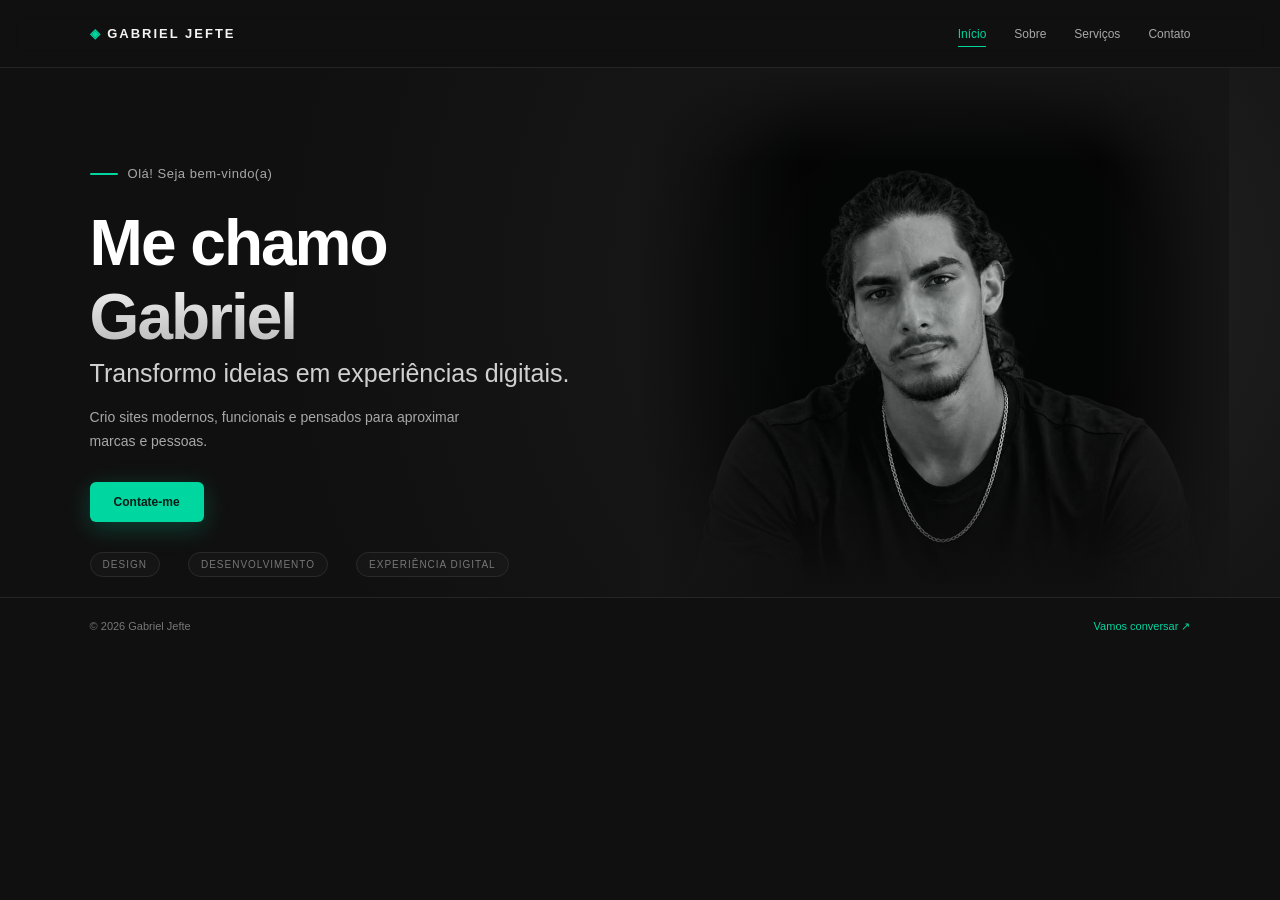
<file: portfolio_site/index.html>
<!DOCTYPE html>
<html lang="pt-BR">
<head>
  <meta charset="UTF-8">
  <meta name="viewport" content="width=device-width, initial-scale=1.0">
  <meta name="description" content="Portfólio profissional de design e desenvolvimento web.">
  <title>Início | Gabriel Jefte - Desenvolvedor</title>
  <link rel="stylesheet" href="inicio.css">
  <script src="inicio.js" defer></script>
</head>
<body>
  <header class="topo">
    <a class="logo" href="index.html">◈ GABRIEL JEFTE</a>
    <button class="menu-toggle" id="menu-toggle" aria-label="Abrir menu" aria-expanded="false">☰</button>
    <nav class="menu" id="menu">
      <a class="ativo" href="index.html">Início</a>
      <a href="sobre.html">Sobre</a>
      <a href="servicos.html">Serviços</a>
      <a href="contato.html">Contato</a>
    </nav>
  </header>

  <main>
    <section class="hero">
      <div class="hero-texto">
        <p class="sobretitulo">Olá! Seja bem-vindo(a)</p>
        <h1>Me chamo <span>Gabriel</span></h1>
        <p class="subtitulo">Transformo ideias em experiências digitais.</p>
        <p class="descricao">Crio sites modernos, funcionais e pensados para aproximar marcas e pessoas.</p>
        <a class="botao" href="contato.html">Contate-me</a>
      </div>

      <!-- TROQUE A IMAGEM ABAIXO: substitua o caminho em src pelo da sua imagem -->
      <div class="hero-imagem">
        <img src="fotos/foto.inicio.jpeg" alt="Retrato do profissional">
      </div>

      <div class="hero-rodape">
        <span>Design</span>
        <span>Desenvolvimento</span>
        <span>Experiência digital</span>
      </div>
    </section>
  </main>

  <footer>
    <span>© <span id="ano"></span> Gabriel Jefte</span>
    <a href="contato.html">Vamos conversar ↗</a>
  </footer>
</body>
</html>
</file>
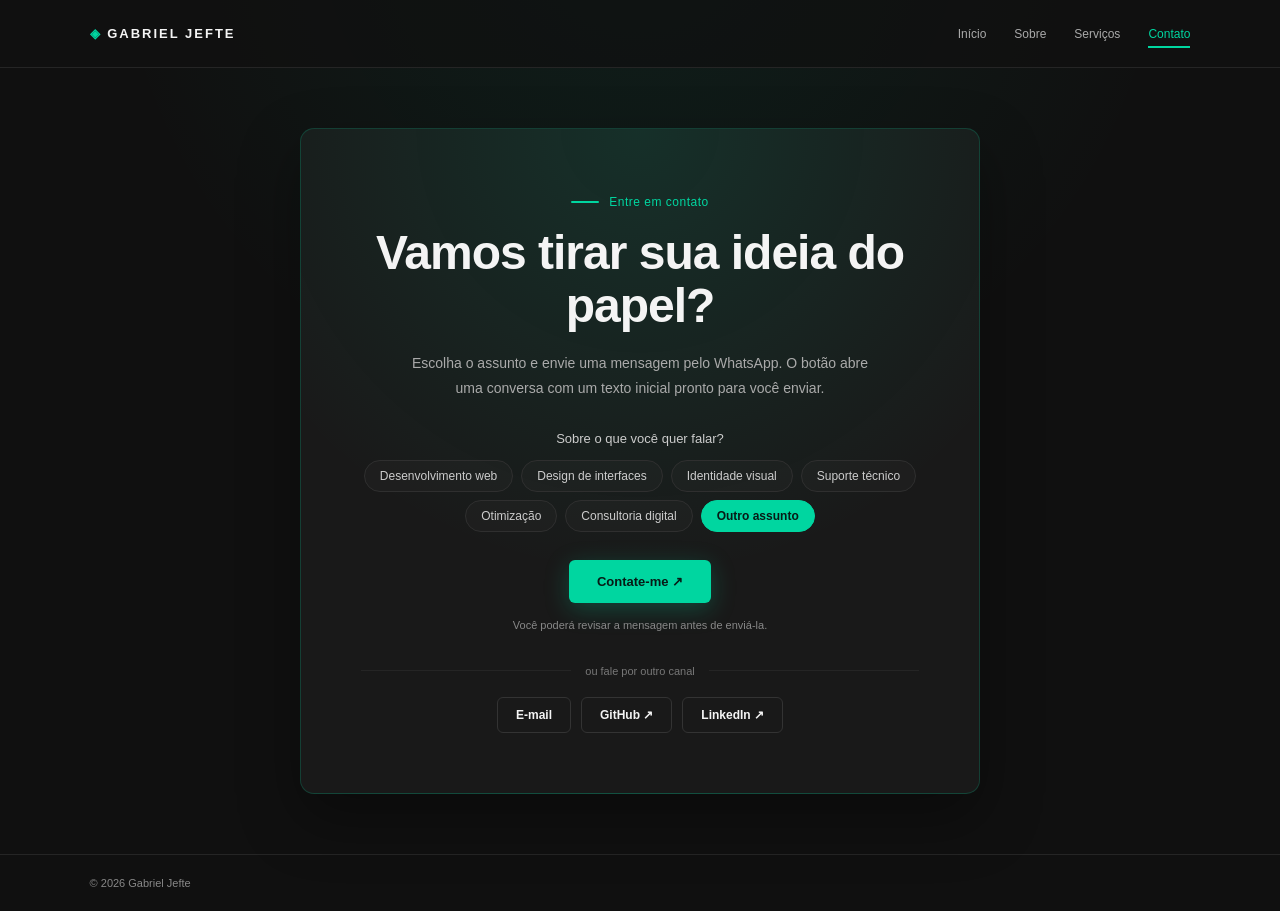
<file: portfolio_site/contato.html>
<!DOCTYPE html>
<html lang="pt-BR">
<head>
  <meta charset="UTF-8">
  <meta name="viewport" content="width=device-width, initial-scale=1.0">
  <meta name="description" content="Entre em contato com Gabriel Jefte pelo WhatsApp e tire sua ideia do papel.">
  <title>Contato | Gabriel Jefte - Desenvolvedor</title>
  <link rel="stylesheet" href="contato.css">
  <script src="contato.js" defer></script>
</head>
<body>
  <header class="topo">
    <a class="logo" href="index.html">◈ GABRIEL JEFTE</a>
    <button class="menu-toggle" id="menu-toggle" aria-label="Abrir menu" aria-expanded="false">☰</button>
    <nav class="menu" id="menu">
      <a href="index.html">Início</a>
      <a href="sobre.html">Sobre</a>
      <a href="servicos.html">Serviços</a>
      <a class="ativo" href="contato.html">Contato</a>
    </nav>
  </header>

  <main class="conteudo">
    <section class="painel">
      <p class="sobretitulo">Entre em contato</p>
      <h1>Vamos tirar sua ideia do papel?</h1>
      <p class="descricao">Escolha o assunto e envie uma mensagem pelo WhatsApp. O botão abre uma conversa com um texto inicial pronto para você enviar.</p>

      <fieldset class="assunto">
        <legend>Sobre o que você quer falar?</legend>
        <div class="opcoes">
          <label class="opcao"><input type="radio" name="assunto" value="web"><span>Desenvolvimento web</span></label>
          <label class="opcao"><input type="radio" name="assunto" value="interfaces"><span>Design de interfaces</span></label>
          <label class="opcao"><input type="radio" name="assunto" value="identidade"><span>Identidade visual</span></label>
          <label class="opcao"><input type="radio" name="assunto" value="suporte"><span>Suporte técnico</span></label>
          <label class="opcao"><input type="radio" name="assunto" value="otimizacao"><span>Otimização</span></label>
          <label class="opcao"><input type="radio" name="assunto" value="consultoria"><span>Consultoria digital</span></label>
          <label class="opcao"><input type="radio" name="assunto" value="outro" checked><span>Outro assunto</span></label>
        </div>
      </fieldset>

      <!-- O botão abre o WhatsApp no número configurado em contato.js -->
      <a class="botao" id="whatsapp-link" href="#" target="_blank" rel="noopener noreferrer">Contate-me ↗</a>
      <p class="observacao">Você poderá revisar a mensagem antes de enviá-la.</p>

      <div class="separador">ou fale por outro canal</div>

      <div class="canais">
        <a href="mailto:gabriel.sites.vision@gmail.com">E-mail</a>
        <a href="https://github.com/GabrielJefte" target="_blank" rel="noopener noreferrer">GitHub ↗</a>
        <a href="https://www.linkedin.com/in/gabrieljefte" target="_blank" rel="noopener noreferrer">LinkedIn ↗</a>
      </div>
    </section>
  </main>

  <footer>© <span id="ano"></span> Gabriel Jefte</footer>
</body>
</html>
</file>
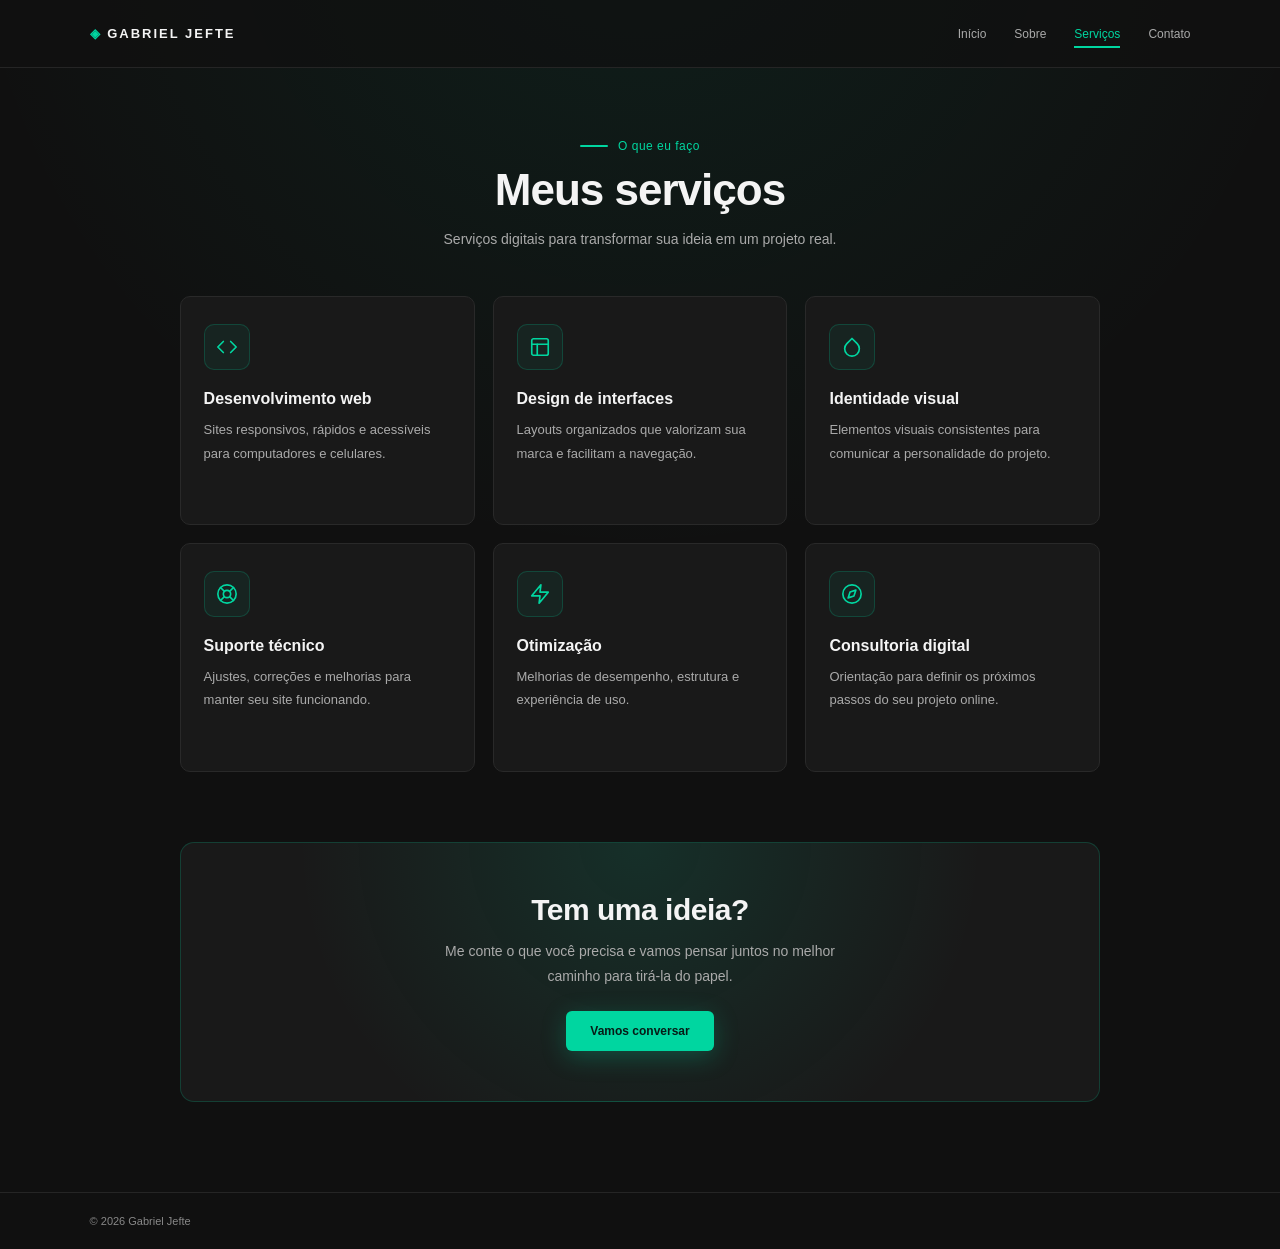
<file: portfolio_site/servicos.html>
<!DOCTYPE html>
<html lang="pt-BR">
<head>
  <meta charset="UTF-8">
  <meta name="viewport" content="width=device-width, initial-scale=1.0">
  <meta name="description" content="Serviços de desenvolvimento web, design de interfaces, identidade visual, suporte e consultoria digital.">
  <title>Serviços | Gabriel Jefte - Desenvolvedor</title>
  <link rel="stylesheet" href="servicos.css">
  <script src="servicos.js" defer></script>
</head>
<body>
  <header class="topo">
    <a class="logo" href="index.html">◈ GABRIEL JEFTE</a>
    <button class="menu-toggle" id="menu-toggle" aria-label="Abrir menu" aria-expanded="false">☰</button>
    <nav class="menu" id="menu">
      <a href="index.html">Início</a>
      <a href="sobre.html">Sobre</a>
      <a class="ativo" href="servicos.html">Serviços</a>
      <a href="contato.html">Contato</a>
    </nav>
  </header>

  <main class="conteudo">
    <header class="cabecalho">
      <p class="sobretitulo">O que eu faço</p>
      <h1>Meus serviços</h1>
      <p class="lead">Serviços digitais para transformar sua ideia em um projeto real.</p>
    </header>

    <section class="cartoes" aria-label="Lista de serviços">

      <a class="cartao" href="contato.html">
        <span class="icone" aria-hidden="true">
          <svg viewBox="0 0 24 24"><polyline points="16 18 22 12 16 6"/><polyline points="8 6 2 12 8 18"/></svg>
        </span>
        <h2>Desenvolvimento web</h2>
        <p>Sites responsivos, rápidos e acessíveis para computadores e celulares.</p>
        <span class="cartao-link">Pedir orçamento →</span>
      </a>

      <a class="cartao" href="contato.html">
        <span class="icone" aria-hidden="true">
          <svg viewBox="0 0 24 24"><rect x="3" y="3" width="18" height="18" rx="2"/><line x1="3" y1="9" x2="21" y2="9"/><line x1="9" y1="21" x2="9" y2="9"/></svg>
        </span>
        <h2>Design de interfaces</h2>
        <p>Layouts organizados que valorizam sua marca e facilitam a navegação.</p>
        <span class="cartao-link">Pedir orçamento →</span>
      </a>

      <a class="cartao" href="contato.html">
        <span class="icone" aria-hidden="true">
          <svg viewBox="0 0 24 24"><path d="M12 2.69l5.66 5.66a8 8 0 1 1-11.31 0z"/></svg>
        </span>
        <h2>Identidade visual</h2>
        <p>Elementos visuais consistentes para comunicar a personalidade do projeto.</p>
        <span class="cartao-link">Pedir orçamento →</span>
      </a>

      <a class="cartao" href="contato.html">
        <span class="icone" aria-hidden="true">
          <svg viewBox="0 0 24 24"><circle cx="12" cy="12" r="10"/><circle cx="12" cy="12" r="4"/><line x1="4.93" y1="4.93" x2="9.17" y2="9.17"/><line x1="14.83" y1="14.83" x2="19.07" y2="19.07"/><line x1="14.83" y1="9.17" x2="19.07" y2="4.93"/><line x1="4.93" y1="19.07" x2="9.17" y2="14.83"/></svg>
        </span>
        <h2>Suporte técnico</h2>
        <p>Ajustes, correções e melhorias para manter seu site funcionando.</p>
        <span class="cartao-link">Pedir orçamento →</span>
      </a>

      <a class="cartao" href="contato.html">
        <span class="icone" aria-hidden="true">
          <svg viewBox="0 0 24 24"><polygon points="13 2 3 14 12 14 11 22 21 10 12 10 13 2"/></svg>
        </span>
        <h2>Otimização</h2>
        <p>Melhorias de desempenho, estrutura e experiência de uso.</p>
        <span class="cartao-link">Pedir orçamento →</span>
      </a>

      <a class="cartao" href="contato.html">
        <span class="icone" aria-hidden="true">
          <svg viewBox="0 0 24 24"><circle cx="12" cy="12" r="10"/><polygon points="16.24 7.76 14.12 14.12 7.76 16.24 9.88 9.88 16.24 7.76"/></svg>
        </span>
        <h2>Consultoria digital</h2>
        <p>Orientação para definir os próximos passos do seu projeto online.</p>
        <span class="cartao-link">Pedir orçamento →</span>
      </a>

    </section>

    <section class="chamada" aria-labelledby="titulo-convite">
      <h2 id="titulo-convite">Tem uma ideia?</h2>
      <p>Me conte o que você precisa e vamos pensar juntos no melhor caminho para tirá-la do papel.</p>
      <a class="botao" href="contato.html">Vamos conversar</a>
    </section>
  </main>

  <footer>© <span id="ano"></span> Gabriel Jefte</footer>
</body>
</html>
</file>
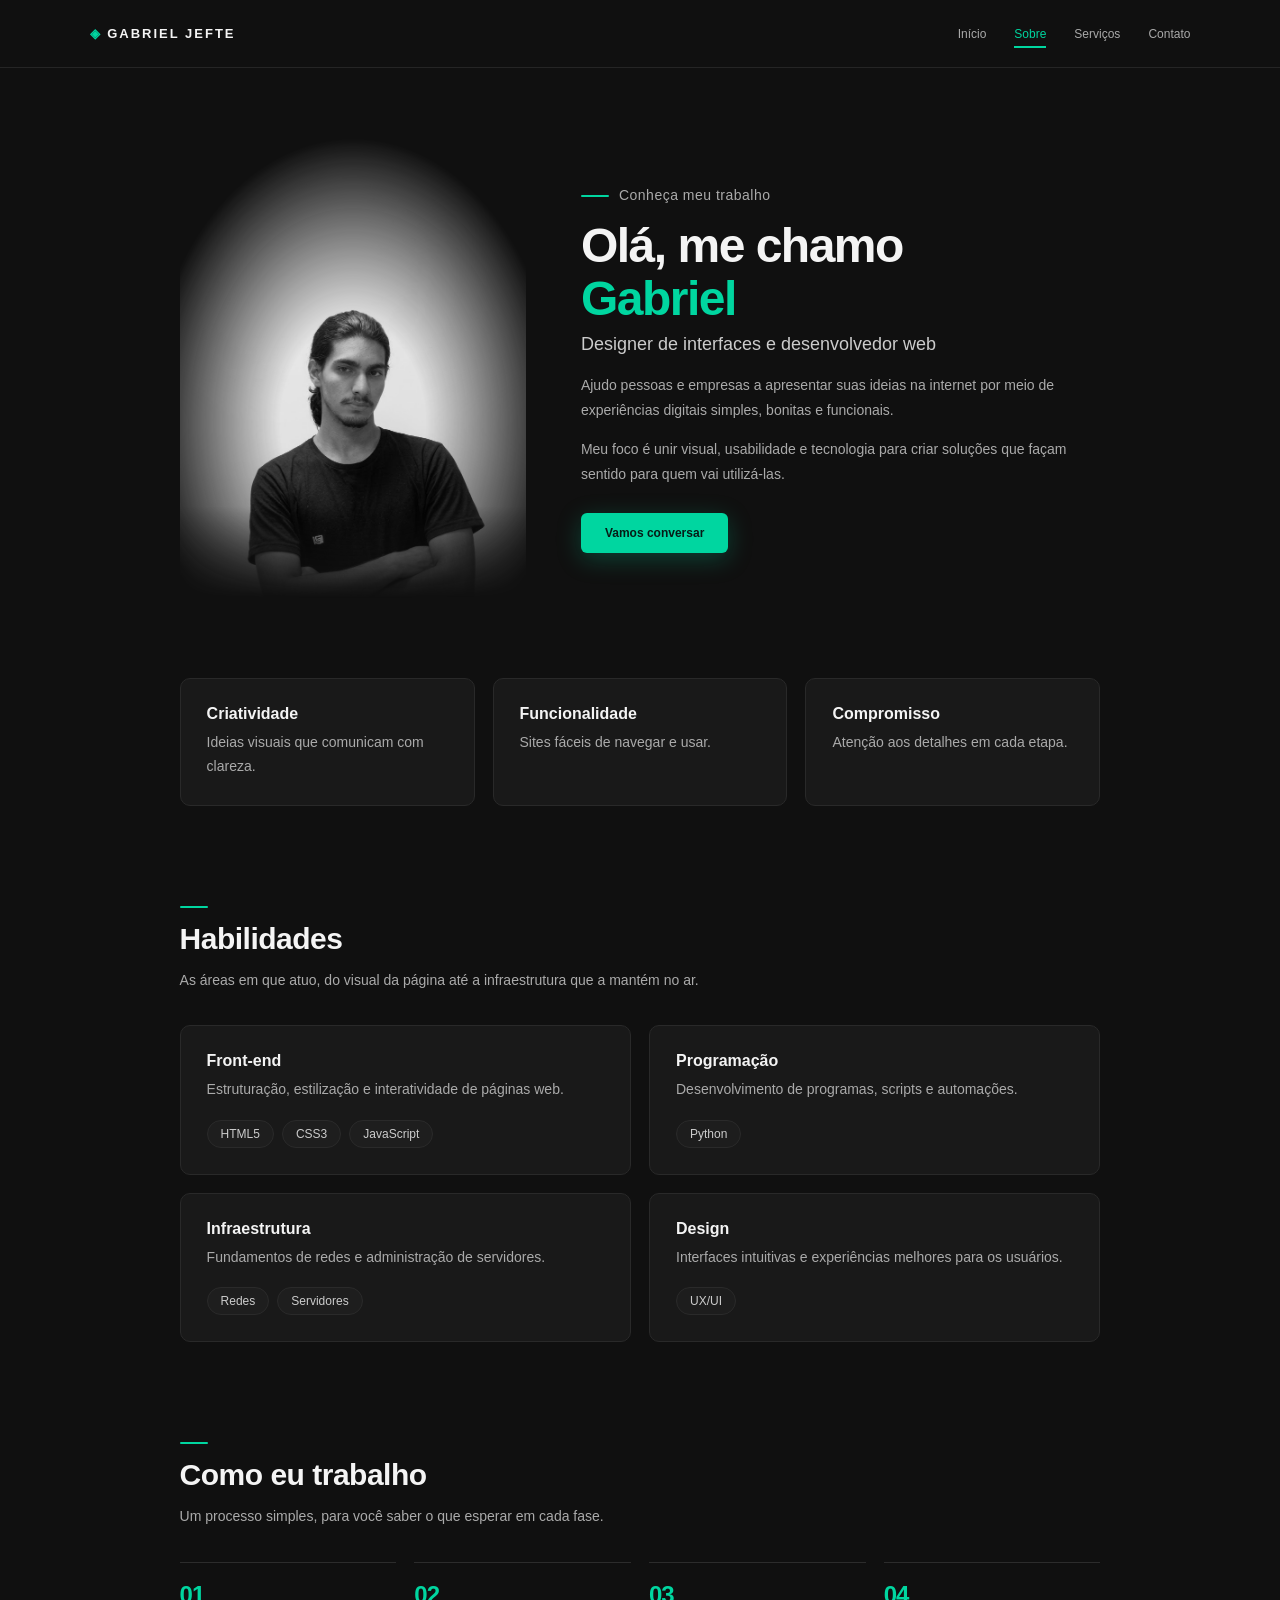
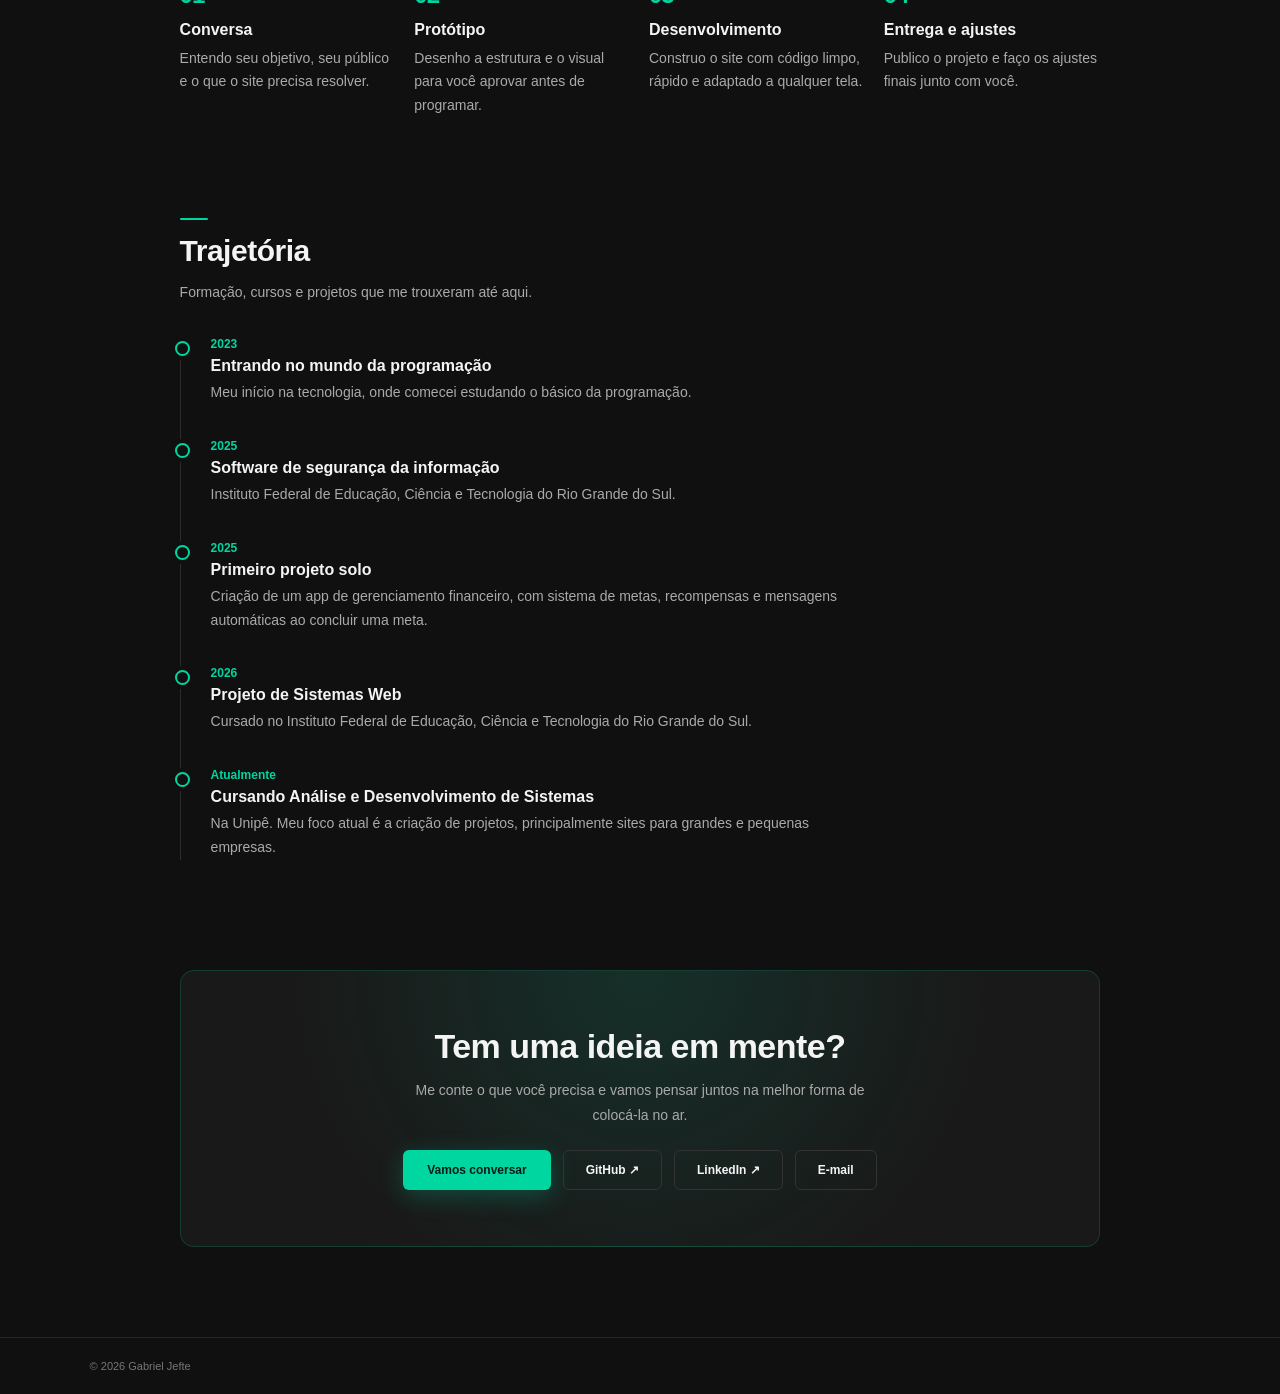
<file: portfolio_site/sobre.html>
<!DOCTYPE html>
<html lang="pt-BR">
<head>
  <meta charset="UTF-8">
  <meta name="viewport" content="width=device-width, initial-scale=1.0">
  <meta name="description" content="Conheça Gabriel Jefte, designer de interfaces e desenvolvedor web.">
  <title>Sobre | Gabriel Jefte - Desenvolvedor</title>
  <link rel="stylesheet" href="sobre.css">
  <script src="sobre.js" defer></script>
</head>
<body>
  <header class="topo">
    <a class="logo" href="index.html">◈ GABRIEL JEFTE</a>
    <button class="menu-toggle" id="menu-toggle" aria-label="Abrir menu" aria-expanded="false">☰</button>
    <nav class="menu" id="menu">
      <a href="index.html">Início</a>
      <a class="ativo" href="sobre.html">Sobre</a>
      <a href="servicos.html">Serviços</a>
      <a href="contato.html">Contato</a>
    </nav>
  </header>

  <main class="conteudo">

    <!-- ===== APRESENTAÇÃO ===== -->
    <section class="sobre">
      <img class="foto" src="segunda.foto.jpeg" alt="Foto de Gabriel Jefte">
      <div>
        <p class="sobretitulo">Conheça meu trabalho</p>
        <h1>Olá, me chamo <span>Gabriel</span></h1>
        <h2>Designer de interfaces e desenvolvedor web</h2>
        <p>Ajudo pessoas e empresas a apresentar suas ideias na internet por meio de experiências digitais simples, bonitas e funcionais.</p>
        <p>Meu foco é unir visual, usabilidade e tecnologia para criar soluções que façam sentido para quem vai utilizá-las.</p>
        <!-- OPCIONAL: acrescente aqui um parágrafo pessoal (o que te levou a programar, o que gosta de fazer fora do trabalho) -->
        <a class="botao" href="contato.html">Vamos conversar</a>
      </div>
    </section>

    <!-- ===== VALORES ===== -->
    <section class="valores" aria-label="Valores">
      <article>
        <h3>Criatividade</h3>
        <p>Ideias visuais que comunicam com clareza.</p>
      </article>
      <article>
        <h3>Funcionalidade</h3>
        <p>Sites fáceis de navegar e usar.</p>
      </article>
      <article>
        <h3>Compromisso</h3>
        <p>Atenção aos detalhes em cada etapa.</p>
      </article>
    </section>

    <!-- ===== HABILIDADES ===== -->
    <section class="secao" aria-labelledby="titulo-habilidades">
      <h2 class="secao-titulo" id="titulo-habilidades">Habilidades</h2>
      <p class="secao-intro">As áreas em que atuo, do visual da página até a infraestrutura que a mantém no ar.</p>

      <div class="grupos">
        <article class="grupo">
          <h3>Front-end</h3>
          <p>Estruturação, estilização e interatividade de páginas web.</p>
          <ul class="chips">
            <li>HTML5</li>
            <li>CSS3</li>
            <li>JavaScript</li>
          </ul>
        </article>

        <article class="grupo">
          <h3>Programação</h3>
          <p>Desenvolvimento de programas, scripts e automações.</p>
          <ul class="chips">
            <li>Python</li>
          </ul>
        </article>

        <article class="grupo">
          <h3>Infraestrutura</h3>
          <p>Fundamentos de redes e administração de servidores.</p>
          <ul class="chips">
            <li>Redes</li>
            <li>Servidores</li>
          </ul>
        </article>

        <article class="grupo">
          <h3>Design</h3>
          <p>Interfaces intuitivas e experiências melhores para os usuários.</p>
          <ul class="chips">
            <li>UX/UI</li>
          </ul>
        </article>
      </div>
    </section>

    <!-- ===== COMO EU TRABALHO ===== -->
    <section class="secao" aria-labelledby="titulo-processo">
      <h2 class="secao-titulo" id="titulo-processo">Como eu trabalho</h2>
      <p class="secao-intro">Um processo simples, para você saber o que esperar em cada fase.</p>

      <ol class="etapas">
        <li>
          <h3>Conversa</h3>
          <p>Entendo seu objetivo, seu público e o que o site precisa resolver.</p>
        </li>
        <li>
          <h3>Protótipo</h3>
          <p>Desenho a estrutura e o visual para você aprovar antes de programar.</p>
        </li>
        <li>
          <h3>Desenvolvimento</h3>
          <p>Construo o site com código limpo, rápido e adaptado a qualquer tela.</p>
        </li>
        <li>
          <h3>Entrega e ajustes</h3>
          <p>Publico o projeto e faço os ajustes finais junto com você.</p>
        </li>
      </ol>
    </section>

    <!-- ===== TRAJETÓRIA ===== -->
    <section class="secao" aria-labelledby="titulo-trajetoria">
      <h2 class="secao-titulo" id="titulo-trajetoria">Trajetória</h2>
      <p class="secao-intro">Formação, cursos e projetos que me trouxeram até aqui.</p>

      <ol class="linha-tempo">
        <li>
          <time>2023</time>
          <h3>Entrando no mundo da programação</h3>
          <p>Meu início na tecnologia, onde comecei estudando o básico da programação.</p>
        </li>

        <li>
          <time>2025</time>
          <h3>Software de segurança da informação</h3>
          <p>Instituto Federal de Educação, Ciência e Tecnologia do Rio Grande do Sul.</p>
        </li>

        <li>
          <time>2025</time>
          <h3>Primeiro projeto solo</h3>
          <p>Criação de um app de gerenciamento financeiro, com sistema de metas, recompensas e mensagens automáticas ao concluir uma meta.</p>
        </li>

        <li>
          <time>2026</time>
          <h3>Projeto de Sistemas Web</h3>
          <p>Cursado no Instituto Federal de Educação, Ciência e Tecnologia do Rio Grande do Sul.</p>
        </li>

        <li>
          <time>Atualmente</time>
          <h3>Cursando Análise e Desenvolvimento de Sistemas</h3>
          <p>Na Unipê. Meu foco atual é a criação de projetos, principalmente sites para grandes e pequenas empresas.</p>
        </li>
      </ol>
    </section>

    <!-- ===== CHAMADA FINAL ===== -->
    <section class="chamada" aria-labelledby="titulo-contato">
      <h2 id="titulo-contato">Tem uma ideia em mente?</h2>
      <p>Me conte o que você precisa e vamos pensar juntos na melhor forma de colocá-la no ar.</p>
      <div class="chamada-acoes">
        <a class="botao" href="contato.html">Vamos conversar</a>
        <a class="botao-secundario" href="https://github.com/GabrielJefte" target="_blank" rel="noopener">GitHub ↗</a>
        <a class="botao-secundario" href="https://www.linkedin.com/in/gabrieljefte" target="_blank" rel="noopener">LinkedIn ↗</a>
        <a class="botao-secundario" href="mailto:gabriel.sites.vision@gmail.com">E-mail</a>
      </div>
    </section>

  </main>

  <footer>© <span id="ano"></span> Gabriel Jefte</footer>
</body>
</html>
</file>
<file: portfolio_site/inicio.css>
:root {
  --fundo: #101010;
  --painel: #171717;
  --texto: #f4f4f4;
  --suave: #a8a8a8;
  --destaque: #00d6a0;
}

* {
  box-sizing: border-box;
}

html {
  scroll-behavior: smooth;
}

body {
  margin: 0;
  background: var(--fundo);
  color: var(--texto);
  font-family: Arial, Helvetica, sans-serif;
}

a {
  color: inherit;
  text-decoration: none;
}

/* ---------- CABEÇALHO ---------- */
.topo {
  position: sticky;
  top: 0;
  z-index: 10;
  min-height: 68px;
  padding: 0 7%;
  display: flex;
  align-items: center;
  justify-content: space-between;
  border-bottom: 1px solid #252525;
  /* efeito de vidro */
  background: rgba(16, 16, 16, .75);
  backdrop-filter: blur(10px);
  -webkit-backdrop-filter: blur(10px);
}

.logo {
  font-size: 13px;
  font-weight: 800;
  letter-spacing: 2px;
  transition: color .3s ease, letter-spacing .3s ease;
}

/* símbolo ◈ na cor de destaque */
.logo::first-letter {
  color: var(--destaque);
}

.logo:hover {
  color: var(--destaque);
  letter-spacing: 2.5px;
}

.menu {
  display: flex;
  gap: 28px;
}

.menu a {
  position: relative;
  color: var(--suave);
  font-size: 12px;
  transition: color .2s;
}

.menu a:hover,
.menu a.ativo {
  color: var(--destaque);
}

/* sublinhado animado */
.menu a::after {
  content: "";
  position: absolute;
  left: 0;
  bottom: -6px;
  width: 0;
  height: 1px;
  background: var(--destaque);
  transition: width .25s;
}

.menu a:hover::after,
.menu a.ativo::after {
  width: 100%;
}

.menu-toggle {
  display: none;
  color: var(--texto);
  background: transparent;
  border: 0;
  font-size: 24px;
}

/* ---------- HERO ---------- */
.hero {
  position: relative;
  min-height: 490px;
  padding: 85px 7% 75px;
  display: flex;
  align-items: center;
  overflow: hidden;
  background: radial-gradient(
    circle at 78% 40%,
    #262626 0,
    #151515 38%,
    #101010 70%
  );
}

.hero-texto {
  position: relative;
  z-index: 2;
  width: 58%;
}

/* linha de destaque antes do "Olá" */
.sobretitulo {
  display: inline-flex;
  align-items: center;
  gap: 10px;
  color: var(--suave);
  font-size: 13px;
  letter-spacing: .5px;
}

.sobretitulo::before {
  content: "";
  width: 28px;
  height: 2px;
  background: var(--destaque);
  border-radius: 2px;
}

/* título com leve gradiente */
h1 {
  margin: 12px 0 5px;
  font-size: clamp(38px, 5vw, 66px);
  letter-spacing: -2px;
  background: linear-gradient(180deg, #ffffff 40%, #b5b5b5 100%);
  -webkit-background-clip: text;
  background-clip: text;
  -webkit-text-fill-color: transparent;
}

h1 span {
  display: block;
}

.subtitulo {
  margin: 0;
  color: #d0d0d0;
  font-size: clamp(18px, 2vw, 25px);
}

.descricao {
  max-width: 390px;
  margin: 18px 0 28px;
  color: var(--suave);
  line-height: 1.7;
  font-size: 14px;
}

/* botão com brilho */
.botao {
  display: inline-block;
  padding: 13px 24px;
  border-radius: 6px;
  background: var(--destaque);
  color: #071b16;
  font-size: 12px;
  font-weight: 700;
  box-shadow: 0 6px 24px rgba(0, 214, 160, .25);
  transition: transform .25s, box-shadow .25s, filter .25s;
}

.botao:hover {
  transform: translateY(-3px);
  box-shadow: 0 10px 32px rgba(0, 214, 160, .4);
  filter: brightness(1.1);
}

/* ---------- IMAGEM DO HERO ---------- */
.hero-imagem {
  position: absolute;
  right: 4%;
  top: 0;
  bottom: 0;
  width: 46%;
  display: flex;
  align-items: center;
  justify-content: center;
}

/* brilho suave atrás da foto, na cor de destaque */
.hero-imagem::before {
  content: "";
  position: absolute;
  inset: 10% 5%;
  background: radial-gradient(
    circle at 50% 45%,
    rgba(0, 214, 160, .14) 0,
    transparent 65%
  );
  filter: blur(40px);
  z-index: 0;
}

/* vinheta que dissolve as bordas no fundo do hero */
.hero-imagem::after {
  content: "";
  position: absolute;
  inset: 0;
  z-index: 2;
  pointer-events: none;
  background:
    linear-gradient(to right,  #151515 0%, transparent 28%),
    linear-gradient(to left,   #151515 0%, transparent 22%),
    linear-gradient(to bottom, #151515 0%, transparent 18%),
    linear-gradient(to top,    #101010 0%, transparent 25%);
}

.hero-imagem img {
  position: relative;
  z-index: 1;
  width: 100%;
  height: 100%;
  object-fit: cover;
  object-position: center top;
  filter: grayscale(100%) contrast(1.05) brightness(.95);
  opacity: .85;

  /* esmaece as bordas da própria imagem */
  -webkit-mask-image: radial-gradient(ellipse 75% 85% at 50% 50%, #000 55%, transparent 100%);
          mask-image: radial-gradient(ellipse 75% 85% at 50% 50%, #000 55%, transparent 100%);
}

/* tags do rodapé do hero em "pílulas" discretas */
.hero-rodape {
  position: absolute;
  bottom: 20px;
  left: 7%;
  right: 7%;
  z-index: 3;
  display: flex;
  gap: 28px;
  color: #777;
  font-size: 10px;
  text-transform: uppercase;
  letter-spacing: 1px;
}

.hero-rodape span {
  padding: 6px 12px;
  border: 1px solid #2a2a2a;
  border-radius: 999px;
  background: rgba(255, 255, 255, .02);
  transition: color .2s, border-color .2s;
}

.hero-rodape span:hover {
  color: var(--destaque);
  border-color: var(--destaque);
}

/* ---------- RODAPÉ ---------- */
footer {
  display: flex;
  justify-content: space-between;
  padding: 22px 7%;
  color: #777;
  font-size: 11px;
  border-top: 1px solid #252525;
}

footer a {
  color: var(--destaque);
}

/* ---------- MOBILE ---------- */
@media (max-width: 700px) {
  .menu-toggle {
    display: block;
  }

  .menu {
    display: none;
    position: absolute;
    top: 68px;
    left: 0;
    right: 0;
    z-index: 5;
    padding: 20px 7%;
    background: #171717;
    flex-direction: column;
    gap: 18px;
  }

  .menu.aberto {
    display: flex;
  }

  .hero {
    min-height: 600px;
    align-items: flex-start;
    padding-top: 65px;
  }

  .hero-texto {
    width: 100%;
  }

  .hero-imagem {
    top: 200px;
    right: 0;
    bottom: 0;
    width: 80%;
    opacity: .55;
  }

  .hero-rodape {
    gap: 12px;
    flex-wrap: wrap;
  }

  footer {
    gap: 15px;
    flex-wrap: wrap;
  }
}

/* ---------- ANIMAÇÕES ---------- */
@keyframes transicaoInicio {
  from {
    opacity: 0;
    transform: translateY(8px);
  }

  to {
    opacity: 1;
    transform: translateY(0);
  }
}

body {
  animation: transicaoInicio 0.5s ease-out both;
}

/* entrada escalonada do texto do hero */
.hero-texto > * {
  animation: transicaoInicio .7s ease-out both;
}

.hero-texto > *:nth-child(2) { animation-delay: .1s; }
.hero-texto > *:nth-child(3) { animation-delay: .2s; }
.hero-texto > *:nth-child(4) { animation-delay: .3s; }
.hero-texto > *:nth-child(5) { animation-delay: .4s; }

/* respeita quem prefere menos movimento */
@media (prefers-reduced-motion: reduce) {
  *, *::before, *::after {
    animation: none !important;
    transition: none !important;
  }
}
</file>
<file: portfolio_site/contato.css>
/* ===== VARIÁVEIS DE CORES ===== */
:root {
    --fundo: #101010;
    --painel: #191919;
    --painel-hover: #202923;
    --texto: #f4f4f4;
    --suave: #aaa;
    --destaque: #00d6a0;
    --destaque-claro: #39f0c0;
    --borda: rgba(0, 214, 160, 0.2);
    --linha: #252525;
}

/* ===== CONFIGURAÇÕES GERAIS ===== */
* {
    box-sizing: border-box;
}

html {
    scroll-behavior: smooth;
}

body {
    margin: 0;
    background:
        radial-gradient(circle at 50% -10%, rgba(0, 214, 160, 0.08) 0, transparent 45%),
        var(--fundo);
    color: var(--texto);
    font-family: Arial, Helvetica, sans-serif;
    animation: aparecerPagina 0.7s ease both;
}

a {
    color: inherit;
    text-decoration: none;
}

a:focus-visible,
button:focus-visible {
    outline: 2px solid var(--destaque);
    outline-offset: 3px;
    border-radius: 4px;
}

/* ===== ANIMAÇÕES ===== */
@keyframes aparecerPagina {
    from { opacity: 0; }
    to   { opacity: 1; }
}

@keyframes subirSuave {
    from {
        opacity: 0;
        transform: translateY(25px);
    }
    to {
        opacity: 1;
        transform: translateY(0);
    }
}

/* ===== CABEÇALHO (vidro fosco e fixo ao rolar) ===== */
.topo {
    position: sticky;
    top: 0;
    z-index: 10;
    min-height: 68px;
    padding: 0 7%;
    display: flex;
    align-items: center;
    justify-content: space-between;
    border-bottom: 1px solid var(--linha);
    background: rgba(16, 16, 16, 0.75);
    backdrop-filter: blur(10px);
    -webkit-backdrop-filter: blur(10px);
}

.logo {
    font-size: 13px;
    font-weight: 800;
    letter-spacing: 2px;
    transition: color 0.3s ease, letter-spacing 0.3s ease;
}

.logo::first-letter {
    color: var(--destaque);
}

.logo:hover {
    color: var(--destaque);
    letter-spacing: 2.5px;
}

/* ===== MENU ===== */
.menu {
    display: flex;
    gap: 28px;
}

.menu a {
    position: relative;
    color: var(--suave);
    font-size: 12px;
    transition: color 0.3s ease;
}

.menu a::after {
    content: "";
    position: absolute;
    left: 0;
    bottom: -7px;
    width: 0;
    height: 2px;
    background: var(--destaque);
    transition: width 0.3s ease;
}

.menu a:hover,
.menu a.ativo {
    color: var(--destaque);
}

.menu a:hover::after,
.menu a.ativo::after {
    width: 100%;
}

.menu-toggle {
    display: none;
    color: white;
    background: none;
    border: 0;
    font-size: 24px;
    cursor: pointer;
}

/* ===== CONTEÚDO PRINCIPAL ===== */
.conteudo {
    min-height: calc(100vh - 130px);
    display: grid;
    place-items: center;
    padding: 60px 7%;
}

/* ===== PAINEL DE CONTATO ===== */
.painel {
    width: 100%;
    max-width: 680px;
    padding: clamp(28px, 6vw, 60px);
    text-align: center;
    border: 1px solid var(--borda);
    border-radius: 14px;
    background:
        radial-gradient(circle at 50% 0%, rgba(0, 214, 160, 0.12) 0, transparent 60%),
        var(--painel);
    box-shadow: 0 24px 60px rgba(0, 0, 0, 0.35);
    animation: subirSuave 0.7s ease both;
}

.sobretitulo {
    display: inline-flex;
    align-items: center;
    gap: 10px;
    margin: 0;
    color: var(--destaque);
    font-size: 12px;
    letter-spacing: 0.5px;
}

.sobretitulo::before {
    content: "";
    width: 28px;
    height: 2px;
    background: var(--destaque);
    border-radius: 2px;
}

.painel h1 {
    margin: 18px 0;
    font-size: clamp(30px, 5vw, 48px);
    line-height: 1.1;
    letter-spacing: -1px;
}

.descricao {
    max-width: 480px;
    margin: 0 auto;
    color: var(--suave);
    font-size: 14px;
    line-height: 1.8;
}

/* ===== ESCOLHA DO ASSUNTO ===== */
.assunto {
    margin: 30px 0 0;
    padding: 0;
    border: 0;
}

.assunto legend {
    width: 100%;
    margin-bottom: 14px;
    padding: 0;
    color: #ccc;
    font-size: 13px;
}

.opcoes {
    display: flex;
    flex-wrap: wrap;
    justify-content: center;
    gap: 8px;
}

.opcao {
    position: relative;
    cursor: pointer;
}

/* o radio fica escondido, mas continua acessível pelo teclado */
.opcao input {
    position: absolute;
    opacity: 0;
    inset: 0;
    margin: 0;
    cursor: pointer;
}

.opcao span {
    display: block;
    padding: 8px 15px;
    border: 1px solid #2f2f2f;
    border-radius: 999px;
    background: rgba(255, 255, 255, 0.02);
    color: #ccc;
    font-size: 12px;
    transition:
        color 0.2s ease,
        border-color 0.2s ease,
        background 0.2s ease,
        transform 0.2s ease;
}

.opcao:hover span {
    color: var(--destaque);
    border-color: var(--destaque);
}

.opcao input:checked + span {
    color: #071b16;
    background: var(--destaque);
    border-color: var(--destaque);
    font-weight: bold;
}

.opcao input:focus-visible + span {
    outline: 2px solid var(--destaque);
    outline-offset: 3px;
}

/* ===== BOTÃO PRINCIPAL ===== */
.botao {
    display: inline-block;
    margin-top: 28px;
    padding: 14px 28px;
    border-radius: 6px;
    background: var(--destaque);
    color: #071b16;
    font-size: 13px;
    font-weight: 800;
    box-shadow: 0 6px 24px rgba(0, 214, 160, 0.25);
    transition:
        transform 0.25s ease,
        box-shadow 0.25s ease,
        background 0.25s ease;
}

.botao:hover {
    background: var(--destaque-claro);
    transform: translateY(-3px);
    box-shadow: 0 10px 32px rgba(0, 214, 160, 0.4);
}

.botao:active {
    transform: translateY(0) scale(0.98);
}

.observacao {
    margin: 16px 0 0;
    color: #888;
    font-size: 11px;
}

/* ===== OUTROS CANAIS ===== */
.separador {
    display: flex;
    align-items: center;
    gap: 14px;
    margin: 34px 0 20px;
    color: #777;
    font-size: 11px;
}

.separador::before,
.separador::after {
    content: "";
    flex: 1;
    height: 1px;
    background: var(--linha);
}

.canais {
    display: flex;
    flex-wrap: wrap;
    justify-content: center;
    gap: 10px;
}

.canais a {
    padding: 10px 18px;
    border: 1px solid #333;
    border-radius: 6px;
    color: var(--texto);
    font-size: 12px;
    font-weight: bold;
    transition: color 0.25s ease, border-color 0.25s ease, transform 0.25s ease;
}

.canais a:hover {
    color: var(--destaque);
    border-color: var(--destaque);
    transform: translateY(-3px);
}

/* ===== RODAPÉ ===== */
footer {
    padding: 22px 7%;
    border-top: 1px solid var(--linha);
    color: #888;
    font-size: 11px;
}

/* ===== CELULAR ===== */
@media (max-width: 700px) {
    .menu-toggle {
        display: block;
    }

    .menu {
        display: none;
        position: absolute;
        top: 68px;
        left: 0;
        right: 0;
        z-index: 5;
        padding: 20px 7%;
        background: #191919;
        flex-direction: column;
        gap: 22px;
        border-bottom: 1px solid #303030;
    }

    .menu.aberto {
        display: flex;
    }

    .conteudo {
        padding: 40px 6%;
    }

    .botao {
        display: block;
    }
}

/* ===== ACESSIBILIDADE: REDUZIR ANIMAÇÕES ===== */
@media (prefers-reduced-motion: reduce) {
    *,
    *::before,
    *::after {
        scroll-behavior: auto !important;
        animation-duration: 0.01ms !important;
        animation-iteration-count: 1 !important;
        transition-duration: 0.01ms !important;
    }
}
</file>
<file: portfolio_site/servicos.css>
/* ===== VARIÁVEIS DE CORES ===== */
:root {
    --fundo: #101010;
    --painel: #191919;
    --painel-hover: #202923;
    --texto: #f4f4f4;
    --suave: #aaa;
    --destaque: #00d6a0;
    --destaque-claro: #39f0c0;
    --borda: rgba(0, 214, 160, 0.2);
    --borda-card: #292929;
    --linha: #252525;
}

/* ===== CONFIGURAÇÕES GERAIS ===== */
* {
    box-sizing: border-box;
}

html {
    scroll-behavior: smooth;
}

body {
    margin: 0;
    /* brilho suave no topo, como na página inicial */
    background:
        radial-gradient(circle at 50% -10%, rgba(0, 214, 160, 0.08) 0, transparent 45%),
        var(--fundo);
    color: var(--texto);
    font-family: Arial, Helvetica, sans-serif;
    animation: aparecerPagina 0.7s ease both;
}

a {
    color: inherit;
    text-decoration: none;
}

/* foco visível para quem navega pelo teclado */
a:focus-visible,
button:focus-visible {
    outline: 2px solid var(--destaque);
    outline-offset: 3px;
    border-radius: 4px;
}

/* ===== ANIMAÇÕES ===== */
@keyframes aparecerPagina {
    from { opacity: 0; }
    to   { opacity: 1; }
}

@keyframes subirSuave {
    from {
        opacity: 0;
        transform: translateY(25px);
    }
    to {
        opacity: 1;
        transform: translateY(0);
    }
}

/* ===== CABEÇALHO (vidro fosco e fixo ao rolar) ===== */
.topo {
    position: sticky;
    top: 0;
    z-index: 10;
    min-height: 68px;
    padding: 0 7%;
    display: flex;
    align-items: center;
    justify-content: space-between;
    border-bottom: 1px solid var(--linha);
    background: rgba(16, 16, 16, 0.75);
    backdrop-filter: blur(10px);
    -webkit-backdrop-filter: blur(10px);
}

.logo {
    font-size: 13px;
    font-weight: 800;
    letter-spacing: 2px;
    transition: color 0.3s ease, letter-spacing 0.3s ease;
}

.logo::first-letter {
    color: var(--destaque);
}

.logo:hover {
    color: var(--destaque);
    letter-spacing: 2.5px;
}

/* ===== MENU ===== */
.menu {
    display: flex;
    gap: 28px;
}

.menu a {
    position: relative;
    color: var(--suave);
    font-size: 12px;
    transition: color 0.3s ease;
}

.menu a::after {
    content: "";
    position: absolute;
    left: 0;
    bottom: -7px;
    width: 0;
    height: 2px;
    background: var(--destaque);
    transition: width 0.3s ease;
}

.menu a:hover,
.menu a.ativo {
    color: var(--destaque);
}

.menu a:hover::after,
.menu a.ativo::after {
    width: 100%;
}

/* ===== BOTÃO DO MENU MOBILE ===== */
.menu-toggle {
    display: none;
    color: white;
    background: none;
    border: 0;
    font-size: 24px;
    cursor: pointer;
}

/* ===== CONTEÚDO PRINCIPAL ===== */
.conteudo {
    max-width: 1100px;
    margin: auto;
    padding: 65px 7% 90px;
}

/* ===== CABEÇALHO DA SEÇÃO ===== */
.cabecalho {
    margin-bottom: 44px;
    text-align: center;
    animation: subirSuave 0.7s ease both;
}

.sobretitulo {
    display: inline-flex;
    align-items: center;
    gap: 10px;
    margin: 0;
    color: var(--destaque);
    font-size: 12px;
    letter-spacing: 0.5px;
}

.sobretitulo::before {
    content: "";
    width: 28px;
    height: 2px;
    background: var(--destaque);
    border-radius: 2px;
}

.cabecalho h1 {
    margin: 12px 0;
    font-size: clamp(32px, 4vw, 44px);
    letter-spacing: -1px;
}

.lead {
    max-width: 520px;
    margin: 0 auto;
    color: var(--suave);
    font-size: 14px;
    line-height: 1.8;
}

/* ===== GRADE DE SERVIÇOS ===== */
.cartoes {
    display: grid;
    grid-template-columns: repeat(3, minmax(0, 1fr));
    gap: 18px;
}

/* ===== CARTÃO (agora é um link para o contato) ===== */
.cartao {
    position: relative;
    isolation: isolate;
    overflow: hidden;
    display: flex;
    flex-direction: column;
    min-height: 215px;
    padding: 27px 23px;
    background: var(--painel);
    border: 1px solid var(--borda-card);
    border-radius: 10px;

    /* "backwards" mantém o hover funcionando depois da entrada */
    animation: subirSuave 0.65s ease backwards;

    transition:
        transform 0.35s ease,
        background 0.35s ease,
        border-color 0.35s ease,
        box-shadow 0.35s ease;
}

/* entrada em sequência */
.cartao:nth-child(1) { animation-delay: 0.10s; }
.cartao:nth-child(2) { animation-delay: 0.18s; }
.cartao:nth-child(3) { animation-delay: 0.26s; }
.cartao:nth-child(4) { animation-delay: 0.34s; }
.cartao:nth-child(5) { animation-delay: 0.42s; }
.cartao:nth-child(6) { animation-delay: 0.50s; }

/* reflexo verde atravessando o cartão */
.cartao::before {
    content: "";
    position: absolute;
    z-index: -1;
    top: 0;
    left: -130%;
    width: 80%;
    height: 100%;
    background: linear-gradient(
        110deg,
        transparent,
        rgba(0, 214, 160, 0.09),
        transparent
    );
    transform: skewX(-20deg);
    transition: left 0.65s ease;
}

/* linha verde animada no topo */
.cartao::after {
    content: "";
    position: absolute;
    top: 0;
    left: 0;
    width: 0;
    height: 2px;
    background: var(--destaque);
    transition: width 0.35s ease;
}

.cartao:hover,
.cartao:focus-visible {
    transform: translateY(-8px);
    background: var(--painel-hover);
    border-color: var(--borda);
    box-shadow: 0 14px 32px rgba(0, 0, 0, 0.3);
}

.cartao:hover::before {
    left: 140%;
}

.cartao:hover::after,
.cartao:focus-visible::after {
    width: 100%;
}

/* ===== ÍCONES (SVG dentro de um quadrado discreto) ===== */
.icone {
    display: grid;
    place-items: center;
    width: 46px;
    height: 46px;
    border: 1px solid var(--borda);
    border-radius: 10px;
    background: rgba(0, 214, 160, 0.06);
    color: var(--destaque);
    transition:
        transform 0.35s ease,
        background 0.35s ease,
        box-shadow 0.35s ease;
}

.icone svg {
    width: 22px;
    height: 22px;
    fill: none;
    stroke: currentColor;
    stroke-width: 1.8;
    stroke-linecap: round;
    stroke-linejoin: round;
}

.cartao:hover .icone {
    transform: translateY(-3px) scale(1.08);
    background: rgba(0, 214, 160, 0.12);
    box-shadow: 0 0 18px rgba(0, 214, 160, 0.25);
}

/* ===== TEXTO DOS CARTÕES ===== */
.cartao h2 {
    margin: 20px 0 10px;
    font-size: 16px;
    transition: color 0.3s ease;
}

.cartao:hover h2 {
    color: var(--destaque);
}

.cartao p {
    margin: 0;
    color: var(--suave);
    font-size: 13px;
    line-height: 1.8;
}

/* seta que aparece ao passar o mouse */
.cartao-link {
    margin-top: auto;
    padding-top: 18px;
    color: var(--destaque);
    font-size: 12px;
    font-weight: bold;
    opacity: 0;
    transform: translateX(-6px);
    transition: opacity 0.3s ease, transform 0.3s ease;
}

.cartao:hover .cartao-link,
.cartao:focus-visible .cartao-link {
    opacity: 1;
    transform: translateX(0);
}

/* em telas de toque não existe hover: a seta fica sempre visível */
@media (hover: none) {
    .cartao-link {
        opacity: 1;
        transform: none;
    }
}

/* ===== CHAMADA FINAL ===== */
.chamada {
    margin-top: 70px;
    padding: 50px 30px;
    border: 1px solid var(--borda);
    border-radius: 14px;
    text-align: center;
    background:
        radial-gradient(circle at 50% 0%, rgba(0, 214, 160, 0.12) 0, transparent 65%),
        var(--painel);
    animation: subirSuave 0.8s ease 0.6s backwards;
}

.chamada h2 {
    margin: 0 0 12px;
    font-size: clamp(22px, 3.2vw, 30px);
    letter-spacing: -0.5px;
}

.chamada p {
    max-width: 440px;
    margin: 0 auto 22px;
    color: var(--suave);
    font-size: 14px;
    line-height: 1.8;
}

.botao {
    display: inline-block;
    padding: 13px 24px;
    border-radius: 6px;
    background: var(--destaque);
    color: #071b16;
    font-size: 12px;
    font-weight: bold;
    box-shadow: 0 6px 24px rgba(0, 214, 160, 0.25);
    transition:
        transform 0.25s ease,
        box-shadow 0.25s ease,
        background 0.25s ease;
}

.botao:hover {
    background: var(--destaque-claro);
    transform: translateY(-3px);
    box-shadow: 0 10px 32px rgba(0, 214, 160, 0.4);
}

.botao:active {
    transform: translateY(0) scale(0.98);
}

/* ===== RODAPÉ ===== */
footer {
    padding: 22px 7%;
    border-top: 1px solid var(--linha);
    color: #888;
    font-size: 11px;
}

/* ===== TABLET ===== */
@media (max-width: 900px) {
    .cartoes {
        grid-template-columns: repeat(2, minmax(0, 1fr));
    }
}

/* ===== CELULAR ===== */
@media (max-width: 700px) {
    .menu-toggle {
        display: block;
    }

    .menu {
        display: none;
        position: absolute;
        top: 68px;
        left: 0;
        right: 0;
        z-index: 5;
        padding: 20px 7%;
        background: #191919;
        flex-direction: column;
        gap: 22px;
        border-bottom: 1px solid #303030;
    }

    .menu.aberto {
        display: flex;
    }

    .conteudo {
        padding: 45px 6% 70px;
    }

    .cartoes {
        gap: 12px;
    }

    .cartao {
        min-height: 200px;
        padding: 20px 17px;
    }

    .cabecalho h1 {
        font-size: 32px;
    }

    .chamada {
        margin-top: 50px;
        padding: 38px 22px;
    }
}

/* ===== CELULARES PEQUENOS ===== */
@media (max-width: 420px) {
    .cartoes {
        grid-template-columns: 1fr;
    }

    .cartao {
        min-height: auto;
        padding: 23px;
    }
}

/* ===== ACESSIBILIDADE: REDUZIR ANIMAÇÕES ===== */
@media (prefers-reduced-motion: reduce) {
    *,
    *::before,
    *::after {
        scroll-behavior: auto !important;
        animation-duration: 0.01ms !important;
        animation-iteration-count: 1 !important;
        transition-duration: 0.01ms !important;
    }
}
</file>
<file: portfolio_site/sobre.css>
/* ===== VARIÁVEIS DE CORES ===== */
:root {
    --fundo: #101010;
    --painel: #191919;
    --painel-hover: #202923;
    --texto: #f4f4f4;
    --suave: #aaa;
    --destaque: #00d6a0;
    --borda: rgba(0, 214, 160, 0.18);
    --linha: #252525;
}

/* ===== CONFIGURAÇÕES GERAIS ===== */
* {
    box-sizing: border-box;
}

html {
    scroll-behavior: smooth;
}

body {
    margin: 0;
    background: var(--fundo);
    color: var(--texto);
    font-family: Arial, Helvetica, sans-serif;
    animation: aparecerPagina 0.7s ease both;
}

a {
    color: inherit;
    text-decoration: none;
}

ul,
ol {
    margin: 0;
    padding: 0;
    list-style: none;
}

a:focus-visible,
button:focus-visible {
    outline: 2px solid var(--destaque);
    outline-offset: 3px;
    border-radius: 4px;
}

/* ===== ANIMAÇÕES ===== */
@keyframes aparecerPagina {
    from { opacity: 0; }
    to   { opacity: 1; }
}

@keyframes subirSuave {
    from {
        opacity: 0;
        transform: translateY(25px);
    }
    to {
        opacity: 1;
        transform: translateY(0);
    }
}

/* ===== CABEÇALHO (vidro fosco e fixo ao rolar) ===== */
.topo {
    position: sticky;
    top: 0;
    z-index: 10;
    min-height: 68px;
    padding: 0 7%;
    display: flex;
    align-items: center;
    justify-content: space-between;
    border-bottom: 1px solid var(--linha);
    background: rgba(16, 16, 16, 0.75);
    backdrop-filter: blur(10px);
    -webkit-backdrop-filter: blur(10px);
}

.logo {
    font-size: 13px;
    font-weight: 800;
    letter-spacing: 2px;
    transition: color 0.3s ease, letter-spacing 0.3s ease;
}

/* símbolo ◈ na cor de destaque */
.logo::first-letter {
    color: var(--destaque);
}

.logo:hover {
    color: var(--destaque);
    letter-spacing: 2.5px;
}

/* ===== MENU DE NAVEGAÇÃO ===== */
.menu {
    display: flex;
    gap: 28px;
}

.menu a {
    position: relative;
    color: var(--suave);
    font-size: 12px;
    transition: color 0.3s ease;
}

.menu a::after {
    content: "";
    position: absolute;
    left: 0;
    bottom: -7px;
    width: 0;
    height: 2px;
    background: var(--destaque);
    transition: width 0.3s ease;
}

.menu a:hover,
.menu a.ativo {
    color: var(--destaque);
}

.menu a:hover::after,
.menu a.ativo::after {
    width: 100%;
}

/* ===== BOTÃO DO MENU MOBILE ===== */
.menu-toggle {
    display: none;
    color: white;
    background: none;
    border: 0;
    font-size: 24px;
    cursor: pointer;
}

/* ===== CONTEÚDO PRINCIPAL ===== */
.conteudo {
    max-width: 1100px;
    margin: auto;
    padding: 70px 7% 90px;
}

/* ===== APRESENTAÇÃO ===== */
.sobre {
    display: grid;
    grid-template-columns: minmax(200px, 0.8fr) 1.2fr;
    gap: 55px;
    align-items: center;
}

.sobre > div {
    animation: subirSuave 0.8s ease both;
    animation-delay: 0.15s;
}

/* foto com bordas dissolvidas no fundo, como na página inicial */
.foto {
    width: 100%;
    max-height: 460px;
    object-fit: cover;
    object-position: center top;
    filter: grayscale(100%) contrast(1.05) brightness(0.9);
    border: 0;
    border-radius: 0;
    box-shadow: none;

    /* spotlight em volta da pessoa + fade na parte de baixo (as duas máscaras se combinam) */
    -webkit-mask-image:
        linear-gradient(to bottom, #000 80%, transparent 100%),
        radial-gradient(ellipse 60% 62% at 50% 62%, #000 35%, transparent 100%);
    -webkit-mask-composite: source-in;
            mask-image:
        linear-gradient(to bottom, #000 80%, transparent 100%),
        radial-gradient(ellipse 60% 62% at 50% 62%, #000 35%, transparent 100%);
            mask-composite: intersect;
    transition:
        filter 0.5s ease,
        transform 0.5s ease;
    /* "backwards" mantém o hover funcionando depois da entrada */
    animation: subirSuave 0.8s ease backwards;
}

.foto:hover {
    filter: grayscale(0%) contrast(1);
    transform: scale(1.025);
}

.sobretitulo {
    display: inline-flex;
    align-items: center;
    gap: 10px;
    margin: 0;
    color: var(--destaque);
    font-size: 12px;
    letter-spacing: 0.5px;
}

.sobretitulo::before {
    content: "";
    width: 28px;
    height: 2px;
    background: var(--destaque);
    border-radius: 2px;
}

h1 {
    margin: 12px 0 8px;
    font-size: clamp(32px, 4vw, 48px);
    letter-spacing: -1.5px;
    line-height: 1.1;
}

h1 span {
    display: block;
    color: var(--destaque);
}

.sobre h2 {
    margin: 0 0 18px;
    font-size: 18px;
    font-weight: 400;
    color: #ccc;
}

.sobre p {
    max-width: 520px;
    color: var(--suave);
    font-size: 14px;
    line-height: 1.8;
}

/* ===== BOTÕES ===== */
.botao {
    display: inline-block;
    margin-top: 12px;
    padding: 13px 24px;
    border-radius: 6px;
    background: var(--destaque);
    color: #071b16;
    font-size: 12px;
    font-weight: bold;
    box-shadow: 0 6px 24px rgba(0, 214, 160, 0.25);
    transition:
        transform 0.25s ease,
        box-shadow 0.25s ease,
        background 0.25s ease;
}

.botao:hover {
    background: #39f0c0;
    transform: translateY(-3px);
    box-shadow: 0 10px 32px rgba(0, 214, 160, 0.4);
}

.botao:active {
    transform: translateY(0) scale(0.98);
}

.botao-secundario {
    display: inline-block;
    margin-top: 12px;
    padding: 12px 22px;
    border: 1px solid #333;
    border-radius: 6px;
    color: var(--texto);
    font-size: 12px;
    font-weight: bold;
    transition: color 0.25s ease, border-color 0.25s ease, transform 0.25s ease;
}

.botao-secundario:hover {
    color: var(--destaque);
    border-color: var(--destaque);
    transform: translateY(-3px);
}

/* ===== BLOCOS DE SEÇÃO ===== */
.secao {
    margin-top: 100px;
}

.secao-titulo {
    margin: 0 0 12px;
    font-size: clamp(22px, 3vw, 30px);
    letter-spacing: -0.5px;
}

/* linha verde acima do título */
.secao-titulo::before {
    content: "";
    display: block;
    width: 28px;
    height: 2px;
    margin-bottom: 14px;
    background: var(--destaque);
    border-radius: 2px;
}

.secao-intro {
    max-width: 520px;
    margin: 0 0 32px;
    color: var(--suave);
    font-size: 14px;
    line-height: 1.8;
}

/* ===== CARTÕES (base compartilhada) ===== */
.valores article,
.grupo,
.projeto {
    position: relative;
    overflow: hidden;
    background: var(--painel);
    border: 1px solid #292929;
    border-radius: 10px;
    padding: 26px;
    transition:
        transform 0.35s ease,
        background 0.35s ease,
        border-color 0.35s ease,
        box-shadow 0.35s ease;
}

/* linha verde que cresce no topo */
.valores article::after,
.grupo::after,
.projeto::after {
    content: "";
    position: absolute;
    top: 0;
    left: 0;
    width: 0;
    height: 2px;
    background: var(--destaque);
    transition: width 0.35s ease;
}

.valores article:hover,
.grupo:hover,
.projeto:hover {
    transform: translateY(-6px);
    background: var(--painel-hover);
    border-color: var(--borda);
    box-shadow: 0 14px 30px rgba(0, 0, 0, 0.25);
}

.valores article:hover::after,
.grupo:hover::after,
.projeto:hover::after {
    width: 100%;
}

.valores h3,
.grupo h3,
.projeto h3 {
    margin: 0 0 8px;
    font-size: 16px;
    transition: color 0.3s ease;
}

.valores article:hover h3,
.grupo:hover h3,
.projeto:hover h3 {
    color: var(--destaque);
}

.valores p,
.grupo p,
.projeto p {
    margin: 0;
    color: var(--suave);
    font-size: 14px;
    line-height: 1.7;
}

/* ===== VALORES ===== */
.valores {
    display: grid;
    grid-template-columns: repeat(3, minmax(0, 1fr));
    gap: 18px;
    margin-top: 80px;
}

/* ===== HABILIDADES ===== */
.grupos {
    display: grid;
    grid-template-columns: repeat(2, minmax(0, 1fr));
    gap: 18px;
}

.grupo p {
    margin-bottom: 18px;
}

.chips {
    display: flex;
    flex-wrap: wrap;
    gap: 8px;
}

.chips li {
    padding: 6px 13px;
    border: 1px solid #2a2a2a;
    border-radius: 999px;
    background: rgba(255, 255, 255, 0.02);
    color: #ccc;
    font-size: 12px;
    transition: color 0.2s ease, border-color 0.2s ease;
}

.chips li:hover {
    color: var(--destaque);
    border-color: var(--destaque);
}

/* ===== COMO EU TRABALHO ===== */
.etapas {
    display: grid;
    grid-template-columns: repeat(4, minmax(0, 1fr));
    gap: 18px;
    counter-reset: etapa;
}

.etapas li {
    counter-increment: etapa;
    padding-top: 18px;
    border-top: 1px solid #2c2c2c;
    transition: border-color 0.3s ease;
}

.etapas li::before {
    content: counter(etapa, decimal-leading-zero);
    display: block;
    margin-bottom: 12px;
    color: var(--destaque);
    font-size: 24px;
    font-weight: 800;
    letter-spacing: -1px;
}

.etapas li:hover {
    border-top-color: var(--destaque);
}

.etapas h3 {
    margin: 0 0 8px;
    font-size: 16px;
}

.etapas p {
    margin: 0;
    color: var(--suave);
    font-size: 14px;
    line-height: 1.7;
}

/* ===== TRAJETÓRIA ===== */
.linha-tempo {
    position: relative;
    max-width: 680px;
    padding-left: 30px;
    border-left: 1px solid #2c2c2c;
}

.linha-tempo li {
    position: relative;
    padding-bottom: 34px;
}

.linha-tempo li:last-child {
    padding-bottom: 0;
}

/* marcador na linha */
.linha-tempo li::before {
    content: "";
    position: absolute;
    left: -36px;
    top: 4px;
    width: 11px;
    height: 11px;
    border-radius: 50%;
    background: var(--fundo);
    border: 2px solid var(--destaque);
    box-shadow: 0 0 0 4px var(--fundo);
}

.linha-tempo time {
    display: block;
    margin-bottom: 6px;
    color: var(--destaque);
    font-size: 12px;
    font-weight: bold;
}

.linha-tempo h3 {
    margin: 0 0 6px;
    font-size: 16px;
}

.linha-tempo p {
    margin: 0;
    color: var(--suave);
    font-size: 14px;
    line-height: 1.7;
}

/* ===== PROJETOS ===== */
.projetos {
    display: grid;
    grid-template-columns: repeat(3, minmax(0, 1fr));
    gap: 18px;
}

.projeto {
    display: flex;
    flex-direction: column;
}

.projeto .chips {
    margin: 18px 0 22px;
}

.projeto .chips li {
    padding: 4px 10px;
    font-size: 11px;
}

.link-projeto {
    margin-top: auto;
    color: var(--destaque);
    font-size: 12px;
    font-weight: bold;
}

.link-projeto:hover {
    text-decoration: underline;
    text-underline-offset: 4px;
}

/* ===== CHAMADA FINAL ===== */
.chamada {
    margin-top: 110px;
    padding: 56px 40px;
    border: 1px solid var(--borda);
    border-radius: 14px;
    text-align: center;
    background:
        radial-gradient(circle at 50% 0%, rgba(0, 214, 160, 0.12) 0, transparent 65%),
        var(--painel);
}

.chamada h2 {
    margin: 0 0 12px;
    font-size: clamp(24px, 3.5vw, 34px);
    letter-spacing: -0.5px;
}

.chamada p {
    max-width: 460px;
    margin: 0 auto 22px;
    color: var(--suave);
    font-size: 14px;
    line-height: 1.8;
}

.chamada-acoes {
    display: flex;
    flex-wrap: wrap;
    justify-content: center;
    gap: 12px;
}

.chamada-acoes .botao,
.chamada-acoes .botao-secundario {
    margin-top: 0;
}

/* ===== RODAPÉ ===== */
footer {
    padding: 22px 7%;
    border-top: 1px solid var(--linha);
    color: #777;
    font-size: 11px;
}

/* ===== TABLET ===== */
@media (max-width: 900px) {
    .etapas {
        grid-template-columns: repeat(2, minmax(0, 1fr));
        gap: 28px 18px;
    }

    .projetos {
        grid-template-columns: repeat(2, minmax(0, 1fr));
    }
}

/* ===== MOBILE ===== */
@media (max-width: 700px) {
    .menu-toggle {
        display: block;
    }

    .menu {
        display: none;
        position: absolute;
        top: 68px;
        left: 0;
        right: 0;
        z-index: 5;
        padding: 20px 7%;
        background: #191919;
        flex-direction: column;
        gap: 22px;
        border-bottom: 1px solid #303030;
    }

    .menu.aberto {
        display: flex;
    }

    .conteudo {
        padding: 45px 6% 70px;
    }

    .sobre {
        grid-template-columns: 1fr;
        gap: 25px;
    }

    .foto {
        max-height: 320px;
    }

    .valores {
        grid-template-columns: 1fr;
        gap: 12px;
        margin-top: 55px;
    }

    .secao {
        margin-top: 70px;
    }

    .grupos,
    .projetos {
        grid-template-columns: 1fr;
        gap: 12px;
    }

    .valores article,
    .grupo,
    .projeto {
        padding: 20px;
    }

    .chamada {
        margin-top: 80px;
        padding: 40px 22px;
    }
}

/* ===== TELAS MUITO PEQUENAS ===== */
@media (max-width: 420px) {
    .etapas {
        grid-template-columns: 1fr;
    }
}

/* ===== ACESSIBILIDADE: REDUZIR ANIMAÇÕES ===== */
@media (prefers-reduced-motion: reduce) {
    *,
    *::before,
    *::after {
        scroll-behavior: auto !important;
        animation-duration: 0.01ms !important;
        animation-iteration-count: 1 !important;
        transition-duration: 0.01ms !important;
    }
}
</file>
